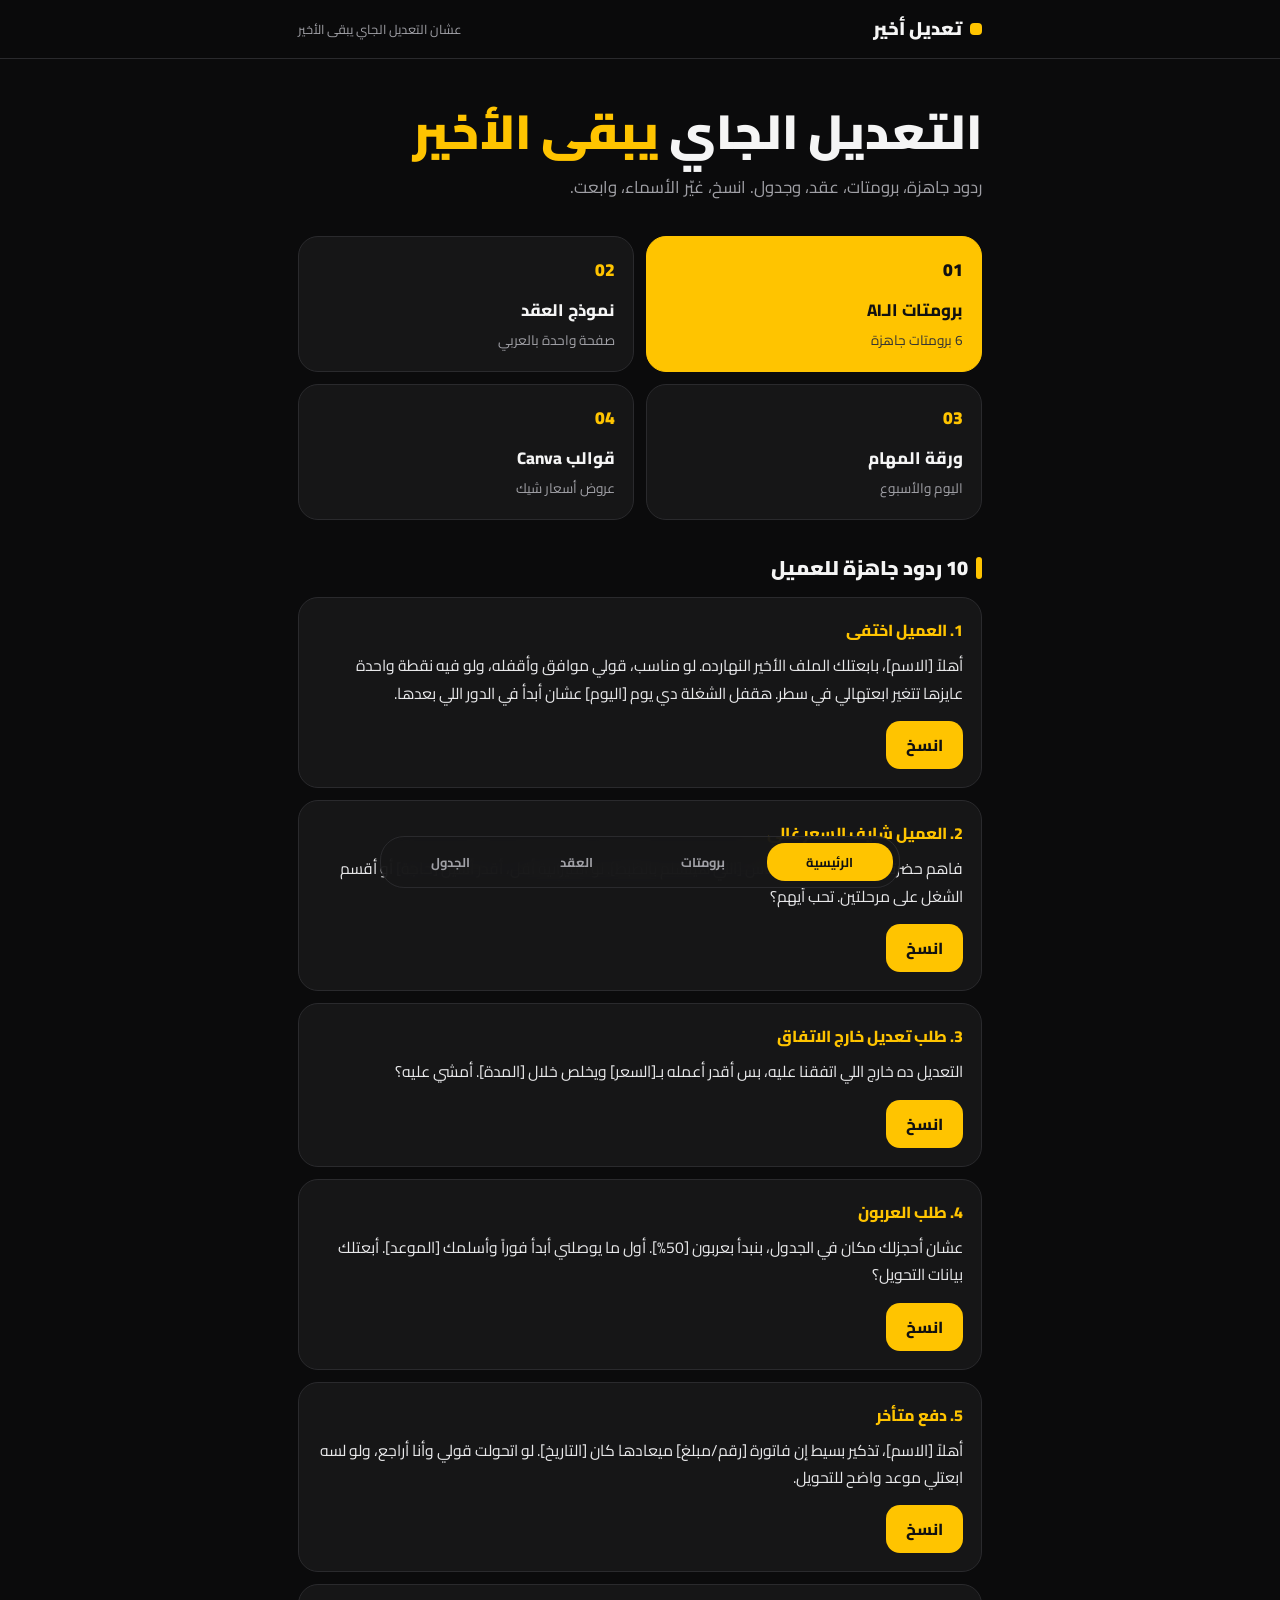
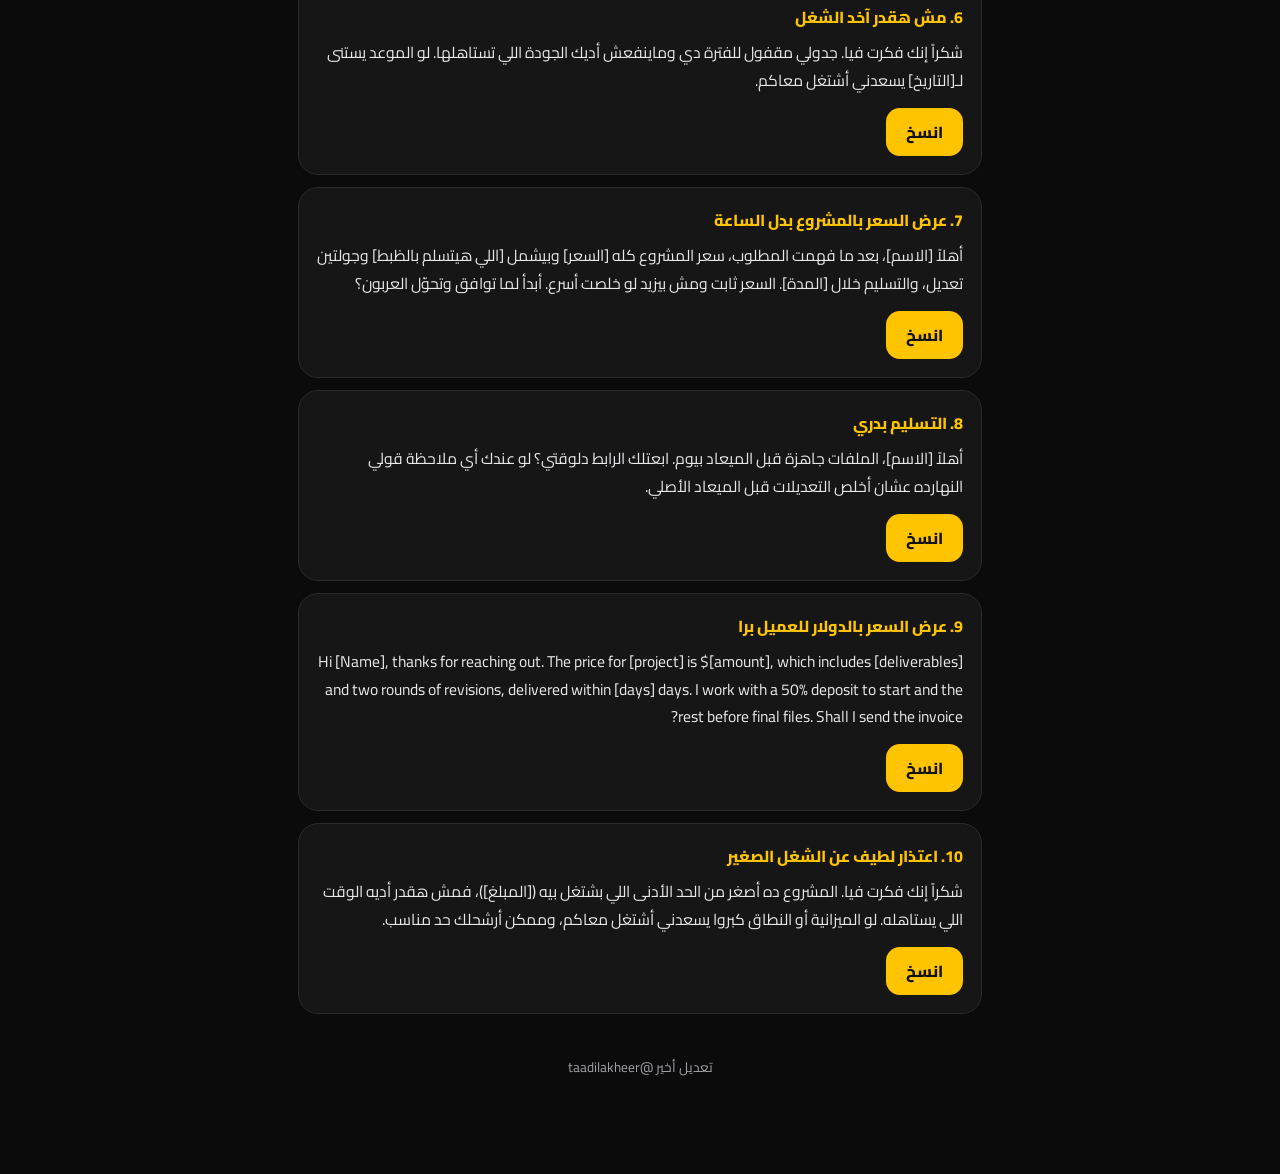
<file: index.html>
<!doctype html><html lang="ar" dir="rtl"><head><meta charset="utf-8"><meta name="viewport" content="width=device-width,initial-scale=1,viewport-fit=cover"><meta name="theme-color" content="#0B0B0C"><title>ردود جاهزة للعميل | تعديل أخير</title><meta name="description" content="تعديل أخير: حاجات جاهزة للفريلانسر المصري"><link rel="preconnect" href="https://fonts.googleapis.com"><link href="https://fonts.googleapis.com/css2?family=Cairo:wght@400;700;800;900&display=swap" rel="stylesheet"><link rel="stylesheet" href="style.css"></head><body>
<header class="top"><div class="wrap"><a href="./" class="logo"><i></i>تعديل أخير</a><span style="color:var(--m);font-size:.8rem">عشان التعديل الجاي يبقى الأخير</span></div></header>
<main class="wrap"><section class="hero"><h1>التعديل الجاي <em>يبقى الأخير</em></h1><p>ردود جاهزة، برومتات، عقد، وجدول. انسخ، غيّر الأسماء، وابعت.</p></section>
<div class="grid"><a class="tile y" href="prompts.html"><i class="e">01</i><b>برومتات الـAI</b><span>6 برومتات جاهزة</span></a><a class="tile" href="contract.html"><i class="e">02</i><b>نموذج العقد</b><span>صفحة واحدة بالعربي</span></a><a class="tile" href="planner.html"><i class="e">03</i><b>ورقة المهام</b><span>اليوم والأسبوع</span></a><a class="tile" href="https://www.canva.com/templates/?query=proposal" rel="noopener"><i class="e">04</i><b>قوالب Canva</b><span>عروض أسعار شيك</span></a></div>
<h2 class="s">10 ردود جاهزة للعميل</h2><div class="card"><h3>1. العميل اختفى</h3><p id="t1">أهلاً [الاسم]، بابعتلك الملف الأخير النهارده. لو مناسب، قولي موافق وأقفله، ولو فيه نقطة واحدة عايزها تتغير ابعتهالي في سطر. هقفل الشغلة دي يوم [اليوم] عشان أبدأ في الدور اللي بعدها.</p><button class="btn" onclick="c('t1',this)">انسخ</button></div><div class="card"><h3>2. العميل شايف السعر غالي</h3><p id="t2">فاهم حضرتك. السعر ده على أساس [اللي هيتسلم بالظبط]. لو الميزانية أقل، أقدر أشيل [حاجة] أو أقسم الشغل على مرحلتين. تحب أيهم؟</p><button class="btn" onclick="c('t2',this)">انسخ</button></div><div class="card"><h3>3. طلب تعديل خارج الاتفاق</h3><p id="t3">التعديل ده خارج اللي اتفقنا عليه، بس أقدر أعمله بـ[السعر] ويخلص خلال [المدة]. أمشي عليه؟</p><button class="btn" onclick="c('t3',this)">انسخ</button></div><div class="card"><h3>4. طلب العربون</h3><p id="t4">عشان أحجزلك مكان في الجدول، بنبدأ بعربون [50%]. أول ما يوصلني أبدأ فوراً وأسلمك [الموعد]. أبعتلك بيانات التحويل؟</p><button class="btn" onclick="c('t4',this)">انسخ</button></div><div class="card"><h3>5. دفع متأخر</h3><p id="t5">أهلاً [الاسم]، تذكير بسيط إن فاتورة [رقم/مبلغ] ميعادها كان [التاريخ]. لو اتحولت قولي وأنا أراجع، ولو لسه ابعتلي موعد واضح للتحويل.</p><button class="btn" onclick="c('t5',this)">انسخ</button></div><div class="card"><h3>6. مش هقدر آخد الشغل</h3><p id="t6">شكراً إنك فكرت فيا. جدولي مقفول للفترة دي وماينفعش أديك الجودة اللي تستاهلها. لو الموعد يستنى لـ[التاريخ] يسعدني أشتغل معاكم.</p><button class="btn" onclick="c('t6',this)">انسخ</button></div><div class="card"><h3>7. عرض السعر بالمشروع بدل الساعة</h3><p id="t7">أهلاً [الاسم]، بعد ما فهمت المطلوب، سعر المشروع كله [السعر] وبيشمل [اللي هيتسلم بالظبط] وجولتين تعديل، والتسليم خلال [المدة]. السعر ثابت ومش بيزيد لو خلصت أسرع. أبدأ لما توافق وتحوّل العربون؟</p><button class="btn" onclick="c('t7',this)">انسخ</button></div><div class="card"><h3>8. التسليم بدري</h3><p id="t8">أهلاً [الاسم]، الملفات جاهزة قبل الميعاد بيوم. ابعتلك الرابط دلوقتي؟ لو عندك أي ملاحظة قولي النهارده عشان أخلص التعديلات قبل الميعاد الأصلي.</p><button class="btn" onclick="c('t8',this)">انسخ</button></div><div class="card"><h3>9. عرض السعر بالدولار للعميل برا</h3><p id="t9">Hi [Name], thanks for reaching out. The price for [project] is $[amount], which includes [deliverables] and two rounds of revisions, delivered within [days] days. I work with a 50% deposit to start and the rest before final files. Shall I send the invoice?</p><button class="btn" onclick="c('t9',this)">انسخ</button></div><div class="card"><h3>10. اعتذار لطيف عن الشغل الصغير</h3><p id="t10">شكراً إنك فكرت فيا. المشروع ده أصغر من الحد الأدنى اللي بشتغل بيه ([المبلغ])، فمش هقدر أديه الوقت اللي يستاهله. لو الميزانية أو النطاق كبروا يسعدني أشتغل معاكم، وممكن أرشحلك حد مناسب.</p><button class="btn" onclick="c('t10',this)">انسخ</button></div></main>
<div class="wrap"><div class="foot">تعديل أخير @taadilakheer</div></div>
<nav class="nav"><a href="./" class=on>الرئيسية</a><a href="prompts.html">برومتات</a><a href="contract.html">العقد</a><a href="planner.html">الجدول</a></nav>
<script>function c(id,b){navigator.clipboard.writeText(document.getElementById(id).innerText).then(function(){var o=b.textContent;b.textContent='اتنسخ ✓';b.classList.add('ok');setTimeout(function(){b.textContent=o;b.classList.remove('ok')},1600)})}</script>
</body></html>
</file>
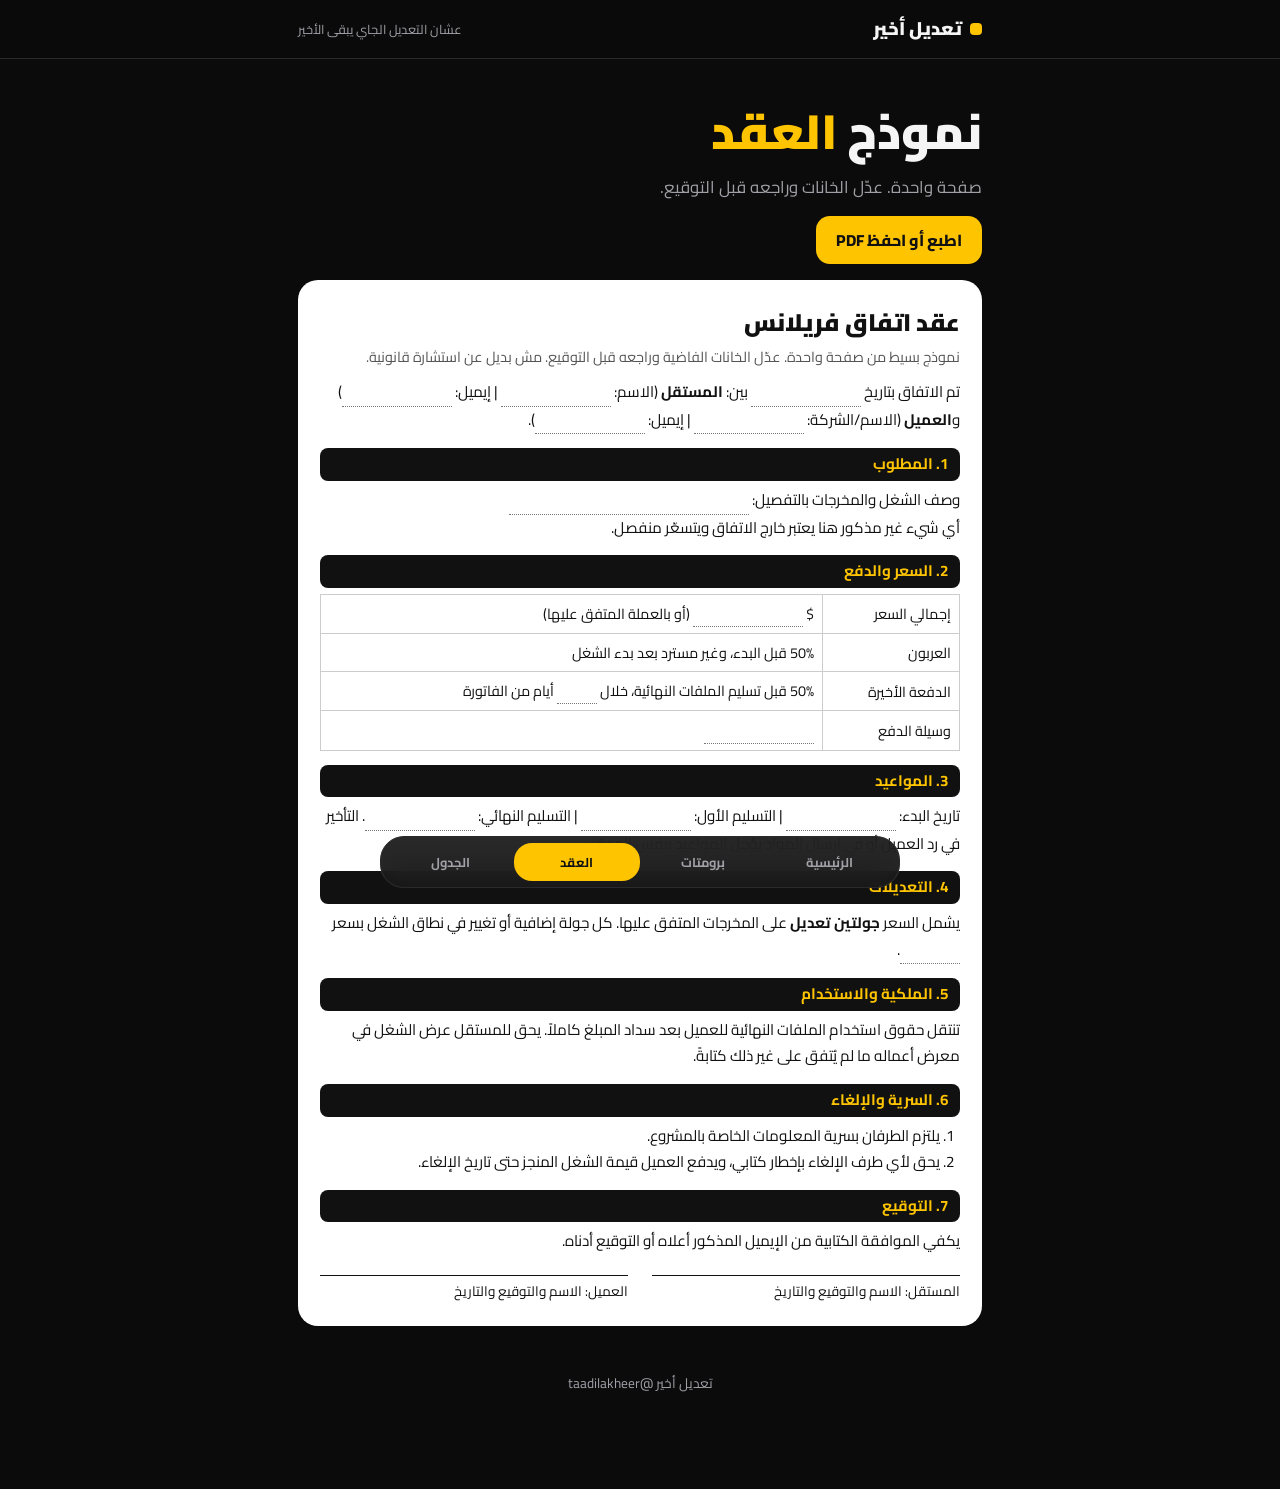
<file: contract.html>
<!doctype html><html lang="ar" dir="rtl"><head><meta charset="utf-8"><meta name="viewport" content="width=device-width,initial-scale=1,viewport-fit=cover"><meta name="theme-color" content="#0B0B0C"><title>نموذج عقد فريلانس | تعديل أخير</title><meta name="description" content="تعديل أخير: حاجات جاهزة للفريلانسر المصري"><link rel="preconnect" href="https://fonts.googleapis.com"><link href="https://fonts.googleapis.com/css2?family=Cairo:wght@400;700;800;900&display=swap" rel="stylesheet"><link rel="stylesheet" href="style.css"></head><body>
<header class="top"><div class="wrap"><a href="./" class="logo"><i></i>تعديل أخير</a><span style="color:var(--m);font-size:.8rem">عشان التعديل الجاي يبقى الأخير</span></div></header>
<main class="wrap"><section class="hero" style="padding-bottom:6px"><h1>نموذج <em>العقد</em></h1><p>صفحة واحدة. عدّل الخانات وراجعه قبل التوقيع.</p><button class="btn" onclick="window.print()">اطبع أو احفظ PDF</button></section><div class="sheet">
<h1>عقد اتفاق فريلانس</h1><p class="sub">نموذج بسيط من صفحة واحدة. عدّل الخانات الفاضية وراجعه قبل التوقيع. مش بديل عن استشارة قانونية.</p>
<p>تم الاتفاق بتاريخ <span class="f">&nbsp;</span> بين: <b>المستقل</b> (الاسم: <span class="f">&nbsp;</span> | إيميل: <span class="f">&nbsp;</span>) و<b>العميل</b> (الاسم/الشركة: <span class="f">&nbsp;</span> | إيميل: <span class="f">&nbsp;</span>).</p>
<h2>1. المطلوب</h2><p>وصف الشغل والمخرجات بالتفصيل: <span class="f" style="min-width:240px">&nbsp;</span><br>أي شيء غير مذكور هنا يعتبر خارج الاتفاق ويتسعّر منفصل.</p>
<h2>2. السعر والدفع</h2>
<table><tr><td>إجمالي السعر</td><td>$ <span class="f">&nbsp;</span> (أو بالعملة المتفق عليها)</td></tr>
<tr><td>العربون</td><td>50% قبل البدء، وغير مسترد بعد بدء الشغل</td></tr>
<tr><td>الدفعة الأخيرة</td><td>50% قبل تسليم الملفات النهائية، خلال <span class="f" style="min-width:40px">&nbsp;</span> أيام من الفاتورة</td></tr>
<tr><td>وسيلة الدفع</td><td><span class="f">&nbsp;</span></td></tr></table>
<h2>3. المواعيد</h2><p>تاريخ البدء: <span class="f">&nbsp;</span> | التسليم الأول: <span class="f">&nbsp;</span> | التسليم النهائي: <span class="f">&nbsp;</span>. التأخير في رد العميل أو في إرسال المواد يؤجل المواعيد بنفس المدة.</p>
<h2>4. التعديلات</h2><p>يشمل السعر <b>جولتين تعديل</b> على المخرجات المتفق عليها. كل جولة إضافية أو تغيير في نطاق الشغل بسعر <span class="f" style="min-width:60px">&nbsp;</span>.</p>
<h2>5. الملكية والاستخدام</h2><p>تنتقل حقوق استخدام الملفات النهائية للعميل بعد سداد المبلغ كاملاً. يحق للمستقل عرض الشغل في معرض أعماله ما لم يُتفق على غير ذلك كتابةً.</p>
<h2>6. السرية والإلغاء</h2><ol><li>يلتزم الطرفان بسرية المعلومات الخاصة بالمشروع.</li><li>يحق لأي طرف الإلغاء بإخطار كتابي، ويدفع العميل قيمة الشغل المنجز حتى تاريخ الإلغاء.</li></ol>
<h2>7. التوقيع</h2><p>يكفي الموافقة الكتابية من الإيميل المذكور أعلاه أو التوقيع أدناه.</p>
<div class="sig"><div>المستقل: الاسم والتوقيع والتاريخ</div><div>العميل: الاسم والتوقيع والتاريخ</div></div>

</div></main>
<div class="wrap"><div class="foot">تعديل أخير @taadilakheer</div></div>
<nav class="nav"><a href="./">الرئيسية</a><a href="prompts.html">برومتات</a><a href="contract.html" class=on>العقد</a><a href="planner.html">الجدول</a></nav>
<script>function c(id,b){navigator.clipboard.writeText(document.getElementById(id).innerText).then(function(){var o=b.textContent;b.textContent='اتنسخ ✓';b.classList.add('ok');setTimeout(function(){b.textContent=o;b.classList.remove('ok')},1600)})}</script>
</body></html>
</file>
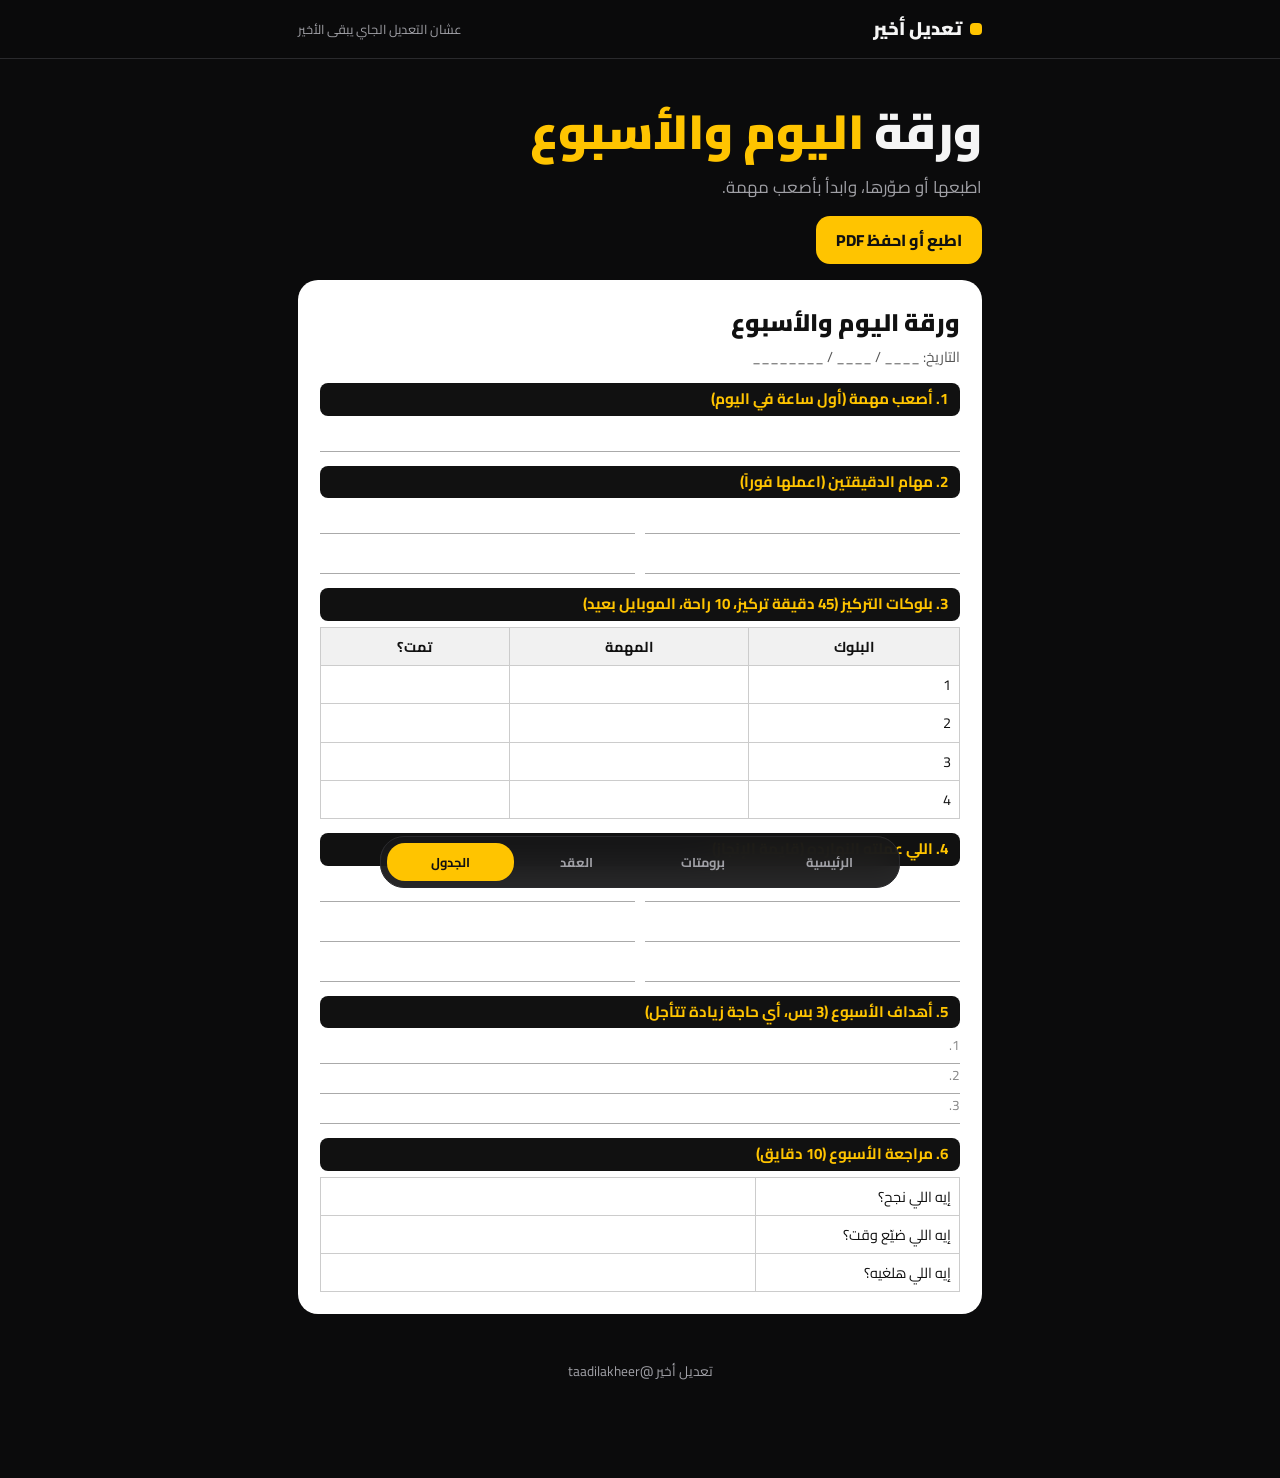
<file: planner.html>
<!doctype html><html lang="ar" dir="rtl"><head><meta charset="utf-8"><meta name="viewport" content="width=device-width,initial-scale=1,viewport-fit=cover"><meta name="theme-color" content="#0B0B0C"><title>ورقة المهام والمراجعة | تعديل أخير</title><meta name="description" content="تعديل أخير: حاجات جاهزة للفريلانسر المصري"><link rel="preconnect" href="https://fonts.googleapis.com"><link href="https://fonts.googleapis.com/css2?family=Cairo:wght@400;700;800;900&display=swap" rel="stylesheet"><link rel="stylesheet" href="style.css"></head><body>
<header class="top"><div class="wrap"><a href="./" class="logo"><i></i>تعديل أخير</a><span style="color:var(--m);font-size:.8rem">عشان التعديل الجاي يبقى الأخير</span></div></header>
<main class="wrap"><section class="hero" style="padding-bottom:6px"><h1>ورقة <em>اليوم والأسبوع</em></h1><p>اطبعها أو صوّرها، وابدأ بأصعب مهمة.</p><button class="btn" onclick="window.print()">اطبع أو احفظ PDF</button></section><div class="sheet">
<h1>ورقة اليوم والأسبوع</h1><p class="sub">التاريخ: ____ / ____ / ________</p>
<h2>1. أصعب مهمة (أول ساعة في اليوم)</h2><div class="l"></div>
<h2>2. مهام الدقيقتين (اعملها فوراً)</h2><div class="g"><div class="l"></div><div class="l"></div><div class="l"></div><div class="l"></div></div>
<h2>3. بلوكات التركيز (45 دقيقة تركيز، 10 راحة، الموبايل بعيد)</h2>
<table><tr><th>البلوك</th><th>المهمة</th><th>تمت؟</th></tr><tr><td>1</td><td></td><td></td></tr><tr><td>2</td><td></td><td></td></tr><tr><td>3</td><td></td><td></td></tr><tr><td>4</td><td></td><td></td></tr></table>
<h2>4. اللي عملته النهارده (قايمة الإنجاز)</h2><div class="g"><div class="l"></div><div class="l"></div><div class="l"></div><div class="l"></div><div class="l"></div><div class="l"></div></div>
<h2>5. أهداف الأسبوع (3 بس، أي حاجة زيادة تتأجل)</h2><div class="l">1.</div><div class="l">2.</div><div class="l">3.</div>
<h2>6. مراجعة الأسبوع (10 دقايق)</h2>
<table><tr><td style="width:32%">إيه اللي نجح؟</td><td></td></tr><tr><td>إيه اللي ضيّع وقت؟</td><td></td></tr><tr><td>إيه اللي هلغيه؟</td><td></td></tr></table>

</div></main>
<div class="wrap"><div class="foot">تعديل أخير @taadilakheer</div></div>
<nav class="nav"><a href="./">الرئيسية</a><a href="prompts.html">برومتات</a><a href="contract.html">العقد</a><a href="planner.html" class=on>الجدول</a></nav>
<script>function c(id,b){navigator.clipboard.writeText(document.getElementById(id).innerText).then(function(){var o=b.textContent;b.textContent='اتنسخ ✓';b.classList.add('ok');setTimeout(function(){b.textContent=o;b.classList.remove('ok')},1600)})}</script>
</body></html>
</file>
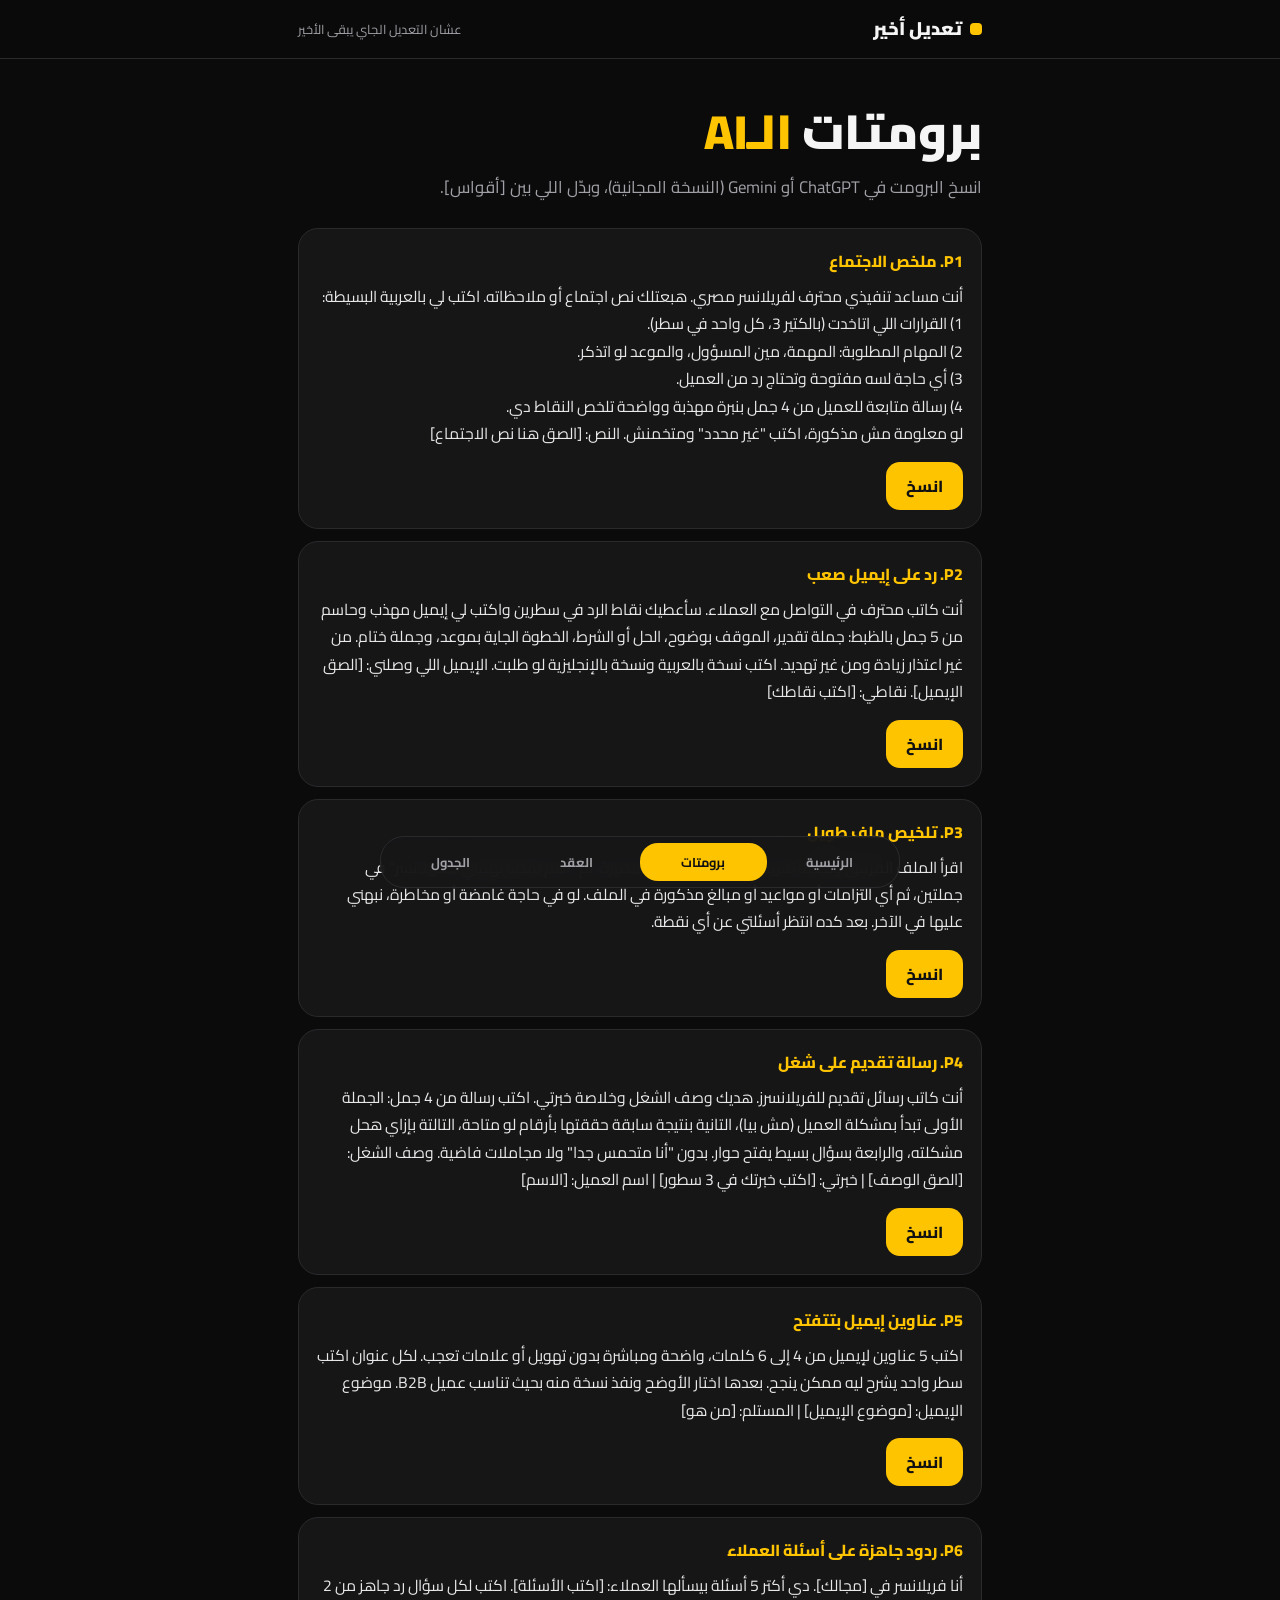
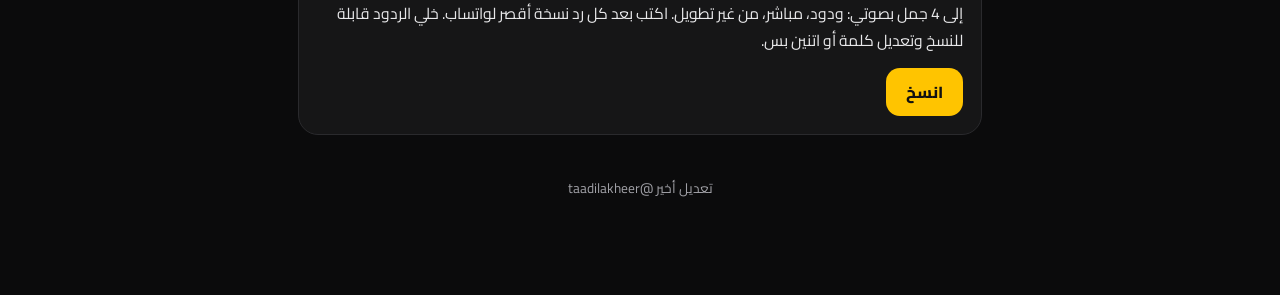
<file: prompts.html>
<!doctype html><html lang="ar" dir="rtl"><head><meta charset="utf-8"><meta name="viewport" content="width=device-width,initial-scale=1,viewport-fit=cover"><meta name="theme-color" content="#0B0B0C"><title>برومتات الـAI | تعديل أخير</title><meta name="description" content="تعديل أخير: حاجات جاهزة للفريلانسر المصري"><link rel="preconnect" href="https://fonts.googleapis.com"><link href="https://fonts.googleapis.com/css2?family=Cairo:wght@400;700;800;900&display=swap" rel="stylesheet"><link rel="stylesheet" href="style.css"></head><body>
<header class="top"><div class="wrap"><a href="./" class="logo"><i></i>تعديل أخير</a><span style="color:var(--m);font-size:.8rem">عشان التعديل الجاي يبقى الأخير</span></div></header>
<main class="wrap"><section class="hero"><h1>برومتات <em>الـAI</em></h1><p>انسخ البرومت في ChatGPT أو Gemini (النسخة المجانية)، وبدّل اللي بين [أقواس].</p></section><div class="card"><h3>P1. ملخص الاجتماع</h3><p id="p1">أنت مساعد تنفيذي محترف لفريلانسر مصري. هبعتلك نص اجتماع أو ملاحظاته. اكتب لي بالعربية البسيطة:
1) القرارات اللي اتاخدت (بالكتير 3، كل واحد في سطر).
2) المهام المطلوبة: المهمة، مين المسؤول، والموعد لو اتذكر.
3) أي حاجة لسه مفتوحة وتحتاج رد من العميل.
4) رسالة متابعة للعميل من 4 جمل بنبرة مهذبة وواضحة تلخص النقاط دي.
لو معلومة مش مذكورة، اكتب &quot;غير محدد&quot; ومتخمنش. النص: [الصق هنا نص الاجتماع]</p><button class="btn" onclick="c('p1',this)">انسخ</button></div><div class="card"><h3>P2. رد على إيميل صعب</h3><p id="p2">أنت كاتب محترف في التواصل مع العملاء. سأعطيك نقاط الرد في سطرين واكتب لي إيميل مهذب وحاسم من 5 جمل بالظبط: جملة تقدير، الموقف بوضوح، الحل أو الشرط، الخطوة الجاية بموعد، وجملة ختام. من غير اعتذار زيادة ومن غير تهديد. اكتب نسخة بالعربية ونسخة بالإنجليزية لو طلبت. الإيميل اللي وصلني: [الصق الإيميل]. نقاطي: [اكتب نقاطك]</p><button class="btn" onclick="c('p2',this)">انسخ</button></div><div class="card"><h3>P3. تلخيص ملف طويل</h3><p id="p3">اقرأ الملف المرفق ولخصه لفريلانسر مصري: 5 نقاط قصيرة، ثم &quot;أهم نقطة تهمني كفريلانسر&quot; في جملتين، ثم أي التزامات أو مواعيد أو مبالغ مذكورة في الملف. لو في حاجة غامضة أو مخاطرة، نبهني عليها في الآخر. بعد كده انتظر أسئلتي عن أي نقطة.</p><button class="btn" onclick="c('p3',this)">انسخ</button></div><div class="card"><h3>P4. رسالة تقديم على شغل</h3><p id="p4">أنت كاتب رسائل تقديم للفريلانسرز. هديك وصف الشغل وخلاصة خبرتي. اكتب رسالة من 4 جمل: الجملة الأولى تبدأ بمشكلة العميل (مش بيا)، التانية بنتيجة سابقة حققتها بأرقام لو متاحة، التالتة بإزاي هحل مشكلته، والرابعة بسؤال بسيط يفتح حوار. بدون &quot;أنا متحمس جدا&quot; ولا مجاملات فاضية. وصف الشغل: [الصق الوصف] | خبرتي: [اكتب خبرتك في 3 سطور] | اسم العميل: [الاسم]</p><button class="btn" onclick="c('p4',this)">انسخ</button></div><div class="card"><h3>P5. عناوين إيميل بتتفتح</h3><p id="p5">اكتب 5 عناوين لإيميل من 4 إلى 6 كلمات، واضحة ومباشرة بدون تهويل أو علامات تعجب. لكل عنوان اكتب سطر واحد يشرح ليه ممكن ينجح. بعدها اختار الأوضح ونفذ نسخة منه بحيث تناسب عميل B2B. موضوع الإيميل: [موضوع الإيميل] | المستلم: [من هو]</p><button class="btn" onclick="c('p5',this)">انسخ</button></div><div class="card"><h3>P6. ردود جاهزة على أسئلة العملاء</h3><p id="p6">أنا فريلانسر في [مجالك]. دي أكتر 5 أسئلة بيسألها العملاء: [اكتب الأسئلة]. اكتب لكل سؤال رد جاهز من 2 إلى 4 جمل بصوتي: ودود، مباشر، من غير تطويل. اكتب بعد كل رد نسخة أقصر لواتساب. خلي الردود قابلة للنسخ وتعديل كلمة أو اتنين بس.</p><button class="btn" onclick="c('p6',this)">انسخ</button></div></main>
<div class="wrap"><div class="foot">تعديل أخير @taadilakheer</div></div>
<nav class="nav"><a href="./">الرئيسية</a><a href="prompts.html" class=on>برومتات</a><a href="contract.html">العقد</a><a href="planner.html">الجدول</a></nav>
<script>function c(id,b){navigator.clipboard.writeText(document.getElementById(id).innerText).then(function(){var o=b.textContent;b.textContent='اتنسخ ✓';b.classList.add('ok');setTimeout(function(){b.textContent=o;b.classList.remove('ok')},1600)})}</script>
</body></html>
</file>
<file: style.css>
:root{--y:#FFC400;--bg:#0B0B0C;--c:#161617;--c2:#1F1F21;--b:#2A2A2D;--t:#F5F5F5;--m:#A0A0A6}
*{box-sizing:border-box;margin:0;padding:0;-webkit-tap-highlight-color:transparent}
html{scroll-behavior:smooth}
body{font-family:'Cairo',system-ui,sans-serif;background:var(--bg);color:var(--t);line-height:1.75;padding-bottom:84px}
a{color:inherit;text-decoration:none}
.wrap{max-width:720px;margin:0 auto;padding:0 18px}
.top{position:sticky;top:0;z-index:5;background:rgba(11,11,12,.85);backdrop-filter:blur(14px);border-bottom:1px solid var(--b)}
.top .wrap{display:flex;align-items:center;justify-content:space-between;height:58px}
.logo{font-weight:900;font-size:1.15rem;display:flex;align-items:center;gap:8px}
.logo i{width:12px;height:12px;border-radius:4px;background:var(--y);display:inline-block}
.hero{padding:44px 0 26px}
.hero h1{font-size:clamp(2rem,8vw,3rem);font-weight:900;line-height:1.2}
.hero h1 em{font-style:normal;color:var(--y)}
.hero p{color:var(--m);margin-top:12px;font-size:1.05rem}
.grid{display:grid;grid-template-columns:1fr 1fr;gap:12px;margin:8px 0 30px}
.tile{background:var(--c);border:1px solid var(--b);border-radius:20px;padding:18px;display:block;transition:.2s}
.tile:active{transform:scale(.97)}
.tile b{display:block;font-size:1.05rem;font-weight:800}
.tile span{color:var(--m);font-size:.85rem}
.tile .e{font-style:normal;font-weight:900;font-size:1.1rem;display:block;margin-bottom:10px;color:var(--y)}.tile.y .e{color:#111}
.tile.y{background:var(--y);color:#111;border-color:var(--y)}.tile.y span{color:#333}
h2.s{font-size:1.25rem;font-weight:900;margin:26px 0 12px;display:flex;align-items:center;gap:8px}
h2.s:before{content:"";width:6px;height:22px;background:var(--y);border-radius:3px}
.card{background:var(--c);border:1px solid var(--b);border-radius:20px;padding:18px;margin-bottom:12px}
.card h3{font-size:1rem;font-weight:800;margin-bottom:8px;color:var(--y)}
.card p{white-space:pre-line;color:#E8E8EA;font-size:.98rem}
.btn{margin-top:14px;font:inherit;font-weight:800;background:var(--y);color:#111;border:0;border-radius:14px;padding:10px 20px;cursor:pointer;transition:.15s}
.btn:active{transform:scale(.95)}.btn.ok{background:#fff}
.nav{position:fixed;bottom:12px;left:12px;right:12px;z-index:9;max-width:520px;margin:0 auto;background:rgba(22,22,23,.92);backdrop-filter:blur(16px);border:1px solid var(--b);border-radius:24px;display:flex;padding:6px}
.nav a{flex:1;text-align:center;font-size:.8rem;font-weight:700;padding:8px 2px;border-radius:18px;color:var(--m)}
.nav a.on{background:var(--y);color:#111}
.foot{text-align:center;color:var(--m);font-size:.85rem;padding:30px 0 10px}
.sheet{background:#fff;color:#111;border-radius:20px;padding:22px;margin:10px 0 16px}
.sheet h1{font-size:1.5rem;font-weight:900}.sheet .sub{color:#555;font-size:.9rem;margin-bottom:10px}
.sheet h2{font-size:.95rem;background:#111;color:var(--y);padding:3px 12px;margin:14px 0 6px;border-radius:8px}
.sheet p,.sheet li{font-size:.95rem}.sheet ol{padding-right:20px}
.sheet table{width:100%;border-collapse:collapse;margin-top:6px}.sheet td,.sheet th{border:1px solid #ccc;padding:6px 8px;font-size:.9rem;height:30px}.sheet th{background:#f1f1f1}
.f{border-bottom:1px dotted #777;display:inline-block;min-width:110px}
.l{border-bottom:1px solid #aaa;height:30px;color:#888;font-size:.85rem}
.g{display:grid;grid-template-columns:1fr 1fr;gap:10px}
.sig{display:flex;gap:24px;margin-top:20px}.sig div{flex:1;border-top:1px solid #111;padding-top:4px;font-size:.85rem}
@media print{body{background:#fff;padding:0}.top,.nav,.hero,.btn,.foot,.noprint{display:none!important}.sheet{border-radius:0;padding:0;margin:0}.wrap{max-width:none;padding:0}}
</file>
